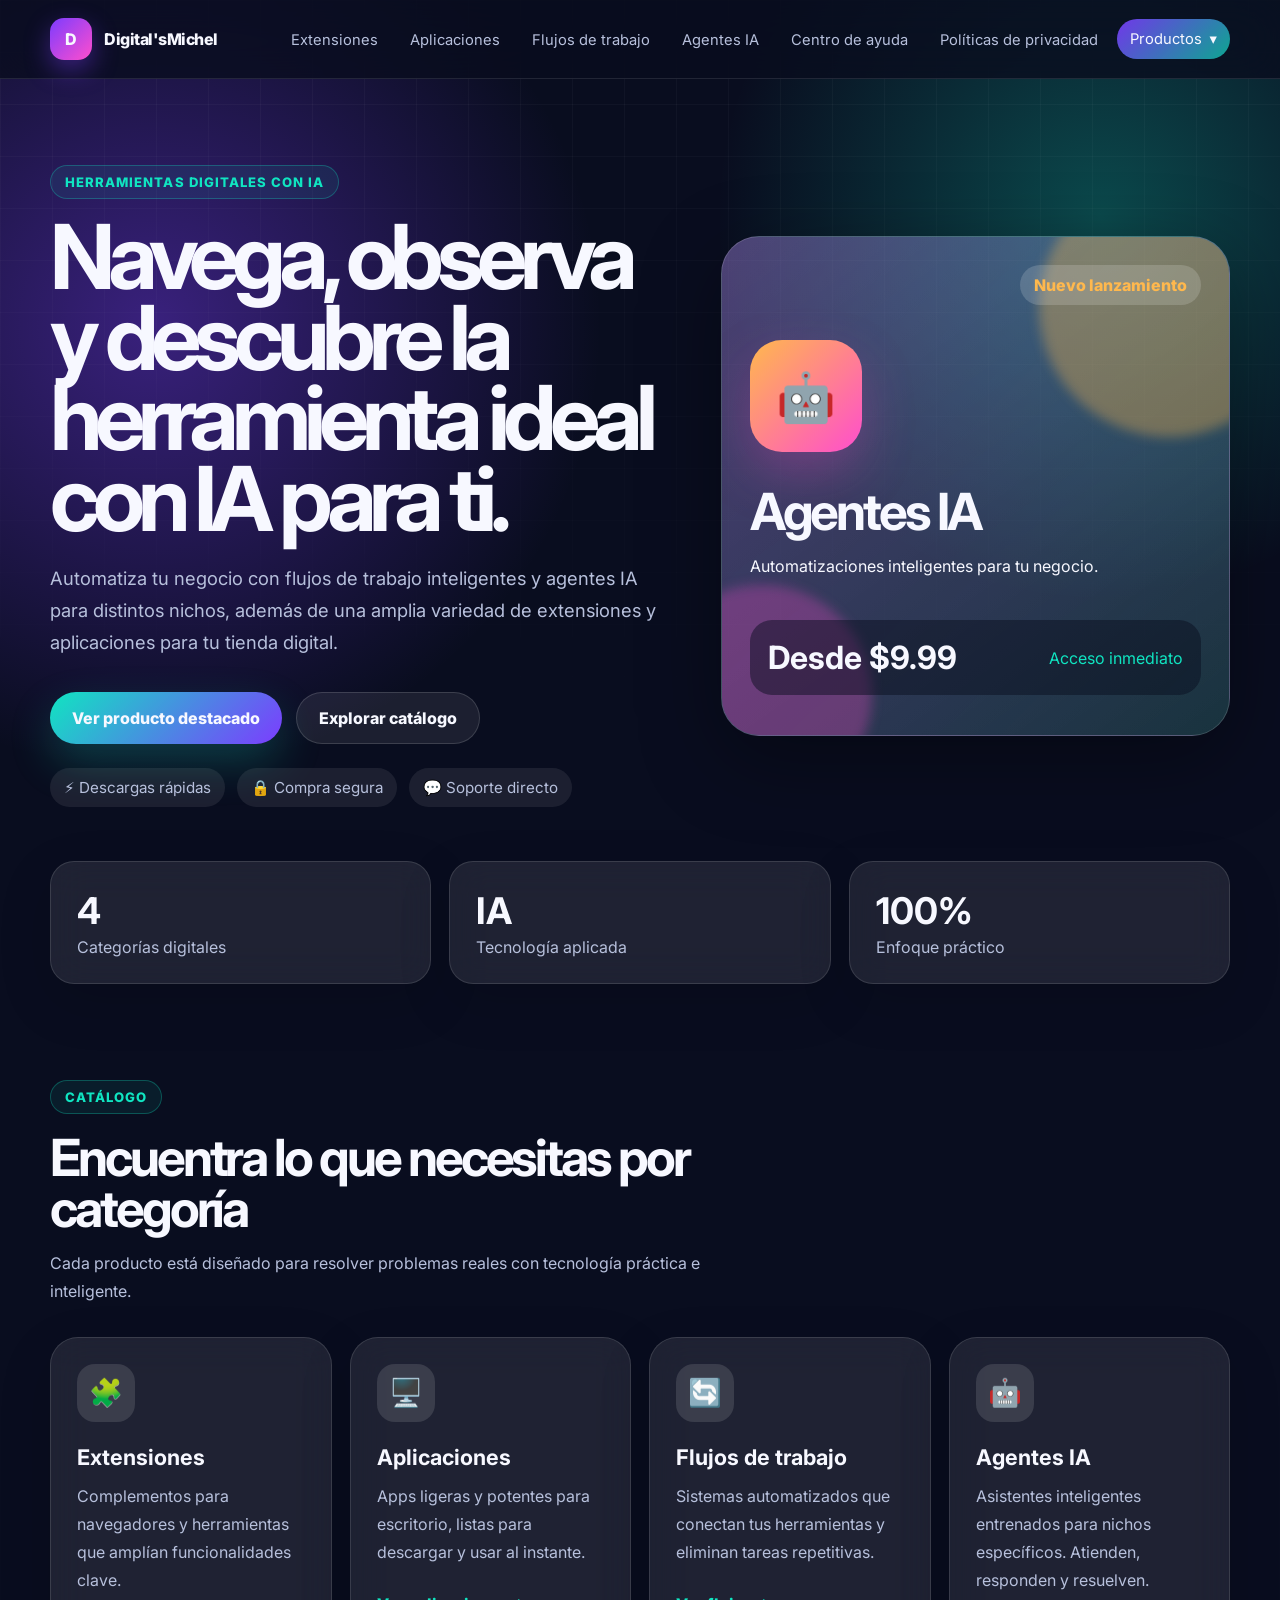
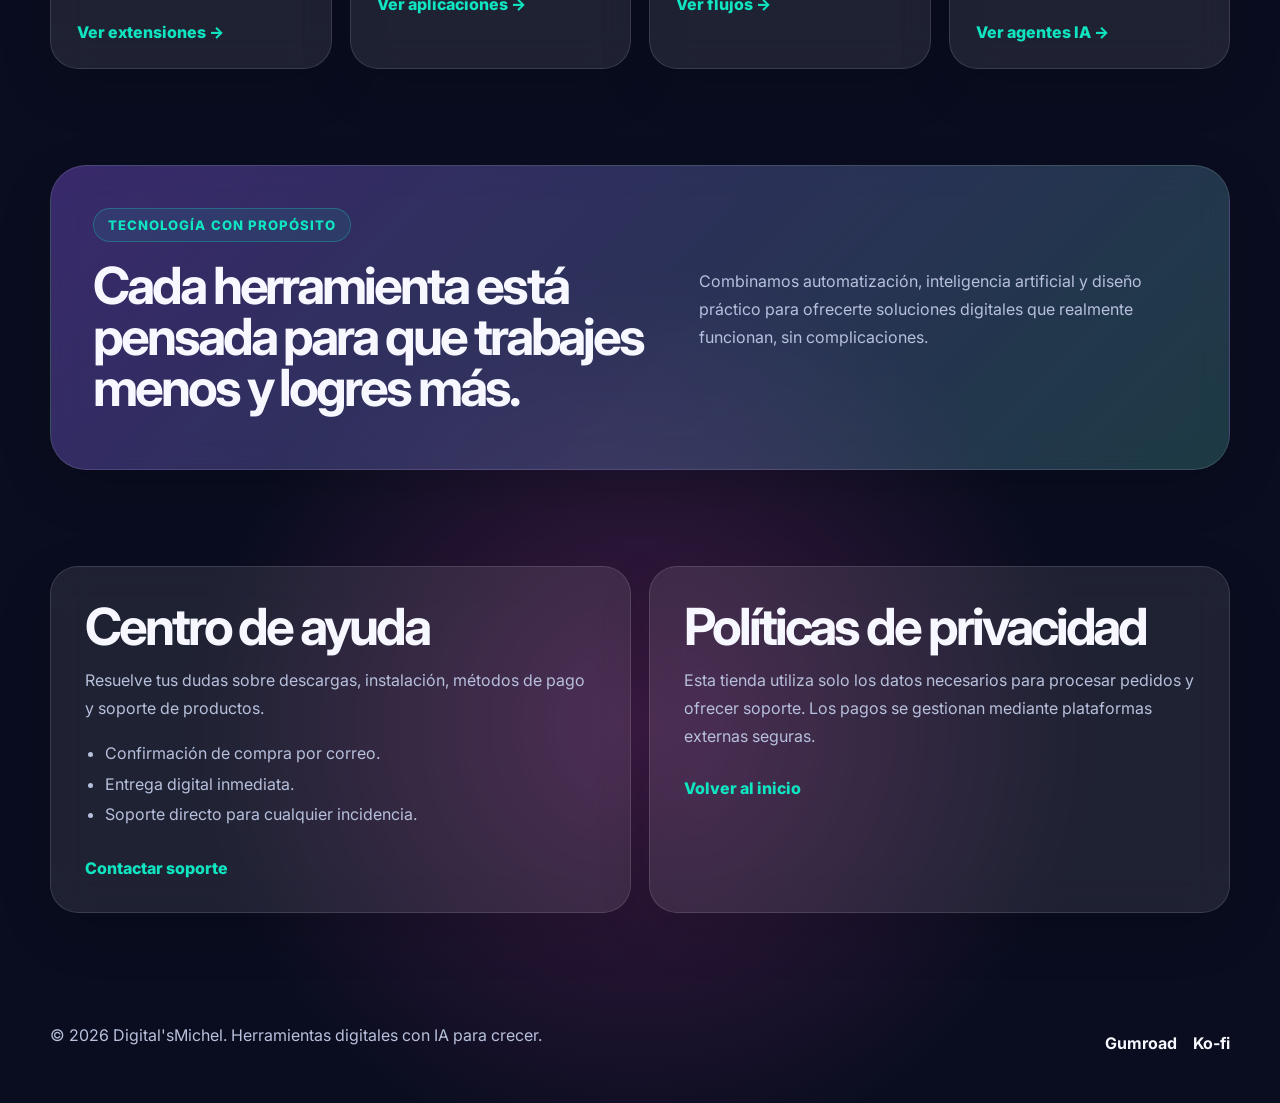
<file: index.html>
<!DOCTYPE html>
<html lang="es">
<head>
  <meta charset="UTF-8" />
  <meta name="viewport" content="width=device-width, initial-scale=1.0" />
  <meta name="description" content="Digital'sMichel - Flujos de trabajo, agentes IA, extensiones y aplicaciones digitales para automatizar tu negocio." />
  <title>Digital'sMichel | Herramientas digitales con IA</title>
  <link rel="preconnect" href="https://fonts.googleapis.com">
  <link rel="preconnect" href="https://fonts.gstatic.com" crossorigin>
  <link href="https://fonts.googleapis.com/css2?family=Inter:wght@400;500;600;700;800&display=swap" rel="stylesheet">
  <link rel="stylesheet" href="styles.css" />
</head>
<body>
  <header class="site-header">
    <nav class="navbar" aria-label="Navegación principal">
      <a class="brand" href="index.html" aria-label="Digital'sMichel">
        <span class="brand-mark">D</span>
        <span>Digital'sMichel</span>
      </a>

      <input class="nav-toggle" type="checkbox" id="nav-toggle" aria-label="Abrir menú" />
      <label class="nav-toggle-label" for="nav-toggle"><span></span></label>

      <ul class="nav-menu">
        <li><a href="extensiones.html">Extensiones</a></li>
        <li><a href="aplicaciones.html">Aplicaciones</a></li>
        <li><a href="flujos.html">Flujos de trabajo</a></li>
        <li><a href="agentes.html">Agentes IA</a></li>
        <li><a href="#ayuda">Centro de ayuda</a></li>
        <li><a href="#privacidad">Políticas de privacidad</a></li>
        <li class="dropdown">
          <button class="dropdown-button" aria-expanded="false" aria-controls="store-links">
            Productos
            <span aria-hidden="true">▾</span>
          </button>
          <ul class="dropdown-menu" id="store-links">
            <li><a href="extensiones.html">Extensiones</a></li>
            <li><a href="aplicaciones.html">Aplicaciones</a></li>
            <li><a href="flujos.html">Flujos de trabajo</a></li>
            <li><a href="agentes.html">Agentes IA</a></li>
          </ul>
        </li>
      </ul>
    </nav>
  </header>

  <main id="inicio">
    <section class="hero section-shell">
      <div class="hero-copy">
        <span class="eyebrow">Herramientas digitales con IA</span>
        <h1>Navega, observa y descubre la herramienta ideal con IA para ti.</h1>
        <p>
          Automatiza tu negocio con flujos de trabajo inteligentes y agentes IA para distintos nichos, además de una amplia variedad de extensiones y aplicaciones para tu tienda digital.
        </p>
        <div class="hero-actions">
          <a class="button primary" href="https://michely1.gumroad.com/l/cdyezu" target="_blank" rel="noopener noreferrer">Ver producto destacado</a>
          <a class="button secondary" href="#catalogo">Explorar catálogo</a>
        </div>
        <div class="trust-row" aria-label="Beneficios principales">
          <span>⚡ Descargas rápidas</span>
          <span>🔒 Compra segura</span>
          <span>💬 Soporte directo</span>
        </div>
      </div>
      <div class="hero-card" aria-label="Vista previa de tienda digital">
        <div class="floating-badge">Nuevo lanzamiento</div>
        <div class="product-preview">
          <div class="preview-icon">🤖</div>
          <h2>Agentes IA</h2>
          <p>Automatizaciones inteligentes para tu negocio.</p>
          <div class="price-row">
            <strong>Desde $9.99</strong>
            <span>Acceso inmediato</span>
          </div>
        </div>
      </div>
    </section>

    <section class="stats section-shell" aria-label="Indicadores de confianza">
      <article><strong>4</strong><span>Categorías digitales</span></article>
      <article><strong>IA</strong><span>Tecnología aplicada</span></article>
      <article><strong>100%</strong><span>Enfoque práctico</span></article>
    </section>

    <section class="section-shell" id="catalogo">
      <div class="section-heading">
        <span class="eyebrow">Catálogo</span>
        <h2>Encuentra lo que necesitas por categoría</h2>
        <p>Cada producto está diseñado para resolver problemas reales con tecnología práctica e inteligente.</p>
      </div>
      <div class="product-grid">
        <article class="product-card">
          <span class="card-icon">🧩</span>
          <h3>Extensiones</h3>
          <p>Complementos para navegadores y herramientas que amplían funcionalidades clave.</p>
          <a href="extensiones.html">Ver extensiones →</a>
        </article>
        <article class="product-card">
          <span class="card-icon">🖥️</span>
          <h3>Aplicaciones</h3>
          <p>Apps ligeras y potentes para escritorio, listas para descargar y usar al instante.</p>
          <a href="aplicaciones.html">Ver aplicaciones →</a>
        </article>
        <article class="product-card">
          <span class="card-icon">🔄</span>
          <h3>Flujos de trabajo</h3>
          <p>Sistemas automatizados que conectan tus herramientas y eliminan tareas repetitivas.</p>
          <a href="flujos.html">Ver flujos →</a>
        </article>
        <article class="product-card">
          <span class="card-icon">🤖</span>
          <h3>Agentes IA</h3>
          <p>Asistentes inteligentes entrenados para nichos específicos. Atienden, responden y resuelven.</p>
          <a href="agentes.html">Ver agentes IA →</a>
        </article>
      </div>
    </section>

    <section class="feature-band section-shell">
      <div>
        <span class="eyebrow">Tecnología con propósito</span>
        <h2>Cada herramienta está pensada para que trabajes menos y logres más.</h2>
      </div>
      <p>
        Combinamos automatización, inteligencia artificial y diseño práctico para ofrecerte soluciones digitales que realmente funcionan, sin complicaciones.
      </p>
    </section>

    <section class="support-grid section-shell">
      <article class="info-panel" id="ayuda">
        <h2>Centro de ayuda</h2>
        <p>Resuelve tus dudas sobre descargas, instalación, métodos de pago y soporte de productos.</p>
        <ul>
          <li>Confirmación de compra por correo.</li>
          <li>Entrega digital inmediata.</li>
          <li>Soporte directo para cualquier incidencia.</li>
        </ul>
        <a class="text-link" href="mailto:soporte@digitalsmichel.com">Contactar soporte</a>
      </article>
      <article class="info-panel" id="privacidad">
        <h2>Políticas de privacidad</h2>
        <p>
          Esta tienda utiliza solo los datos necesarios para procesar pedidos y ofrecer soporte. Los pagos se gestionan mediante plataformas externas seguras.
        </p>
        <a class="text-link" href="#inicio">Volver al inicio</a>
      </article>
    </section>
  </main>

  <footer class="site-footer">
    <p>© 2026 Digital'sMichel. Herramientas digitales con IA para crecer.</p>
    <div>
      <a href="https://michely1.gumroad.com/l/cdyezu" target="_blank" rel="noopener noreferrer">Gumroad</a>
      <a href="https://ko-fi.com/michelcabrera" target="_blank" rel="noopener noreferrer">Ko-fi</a>
    </div>
  </footer>

  <script src="script.js"></script>
</body>
</html>
</file>
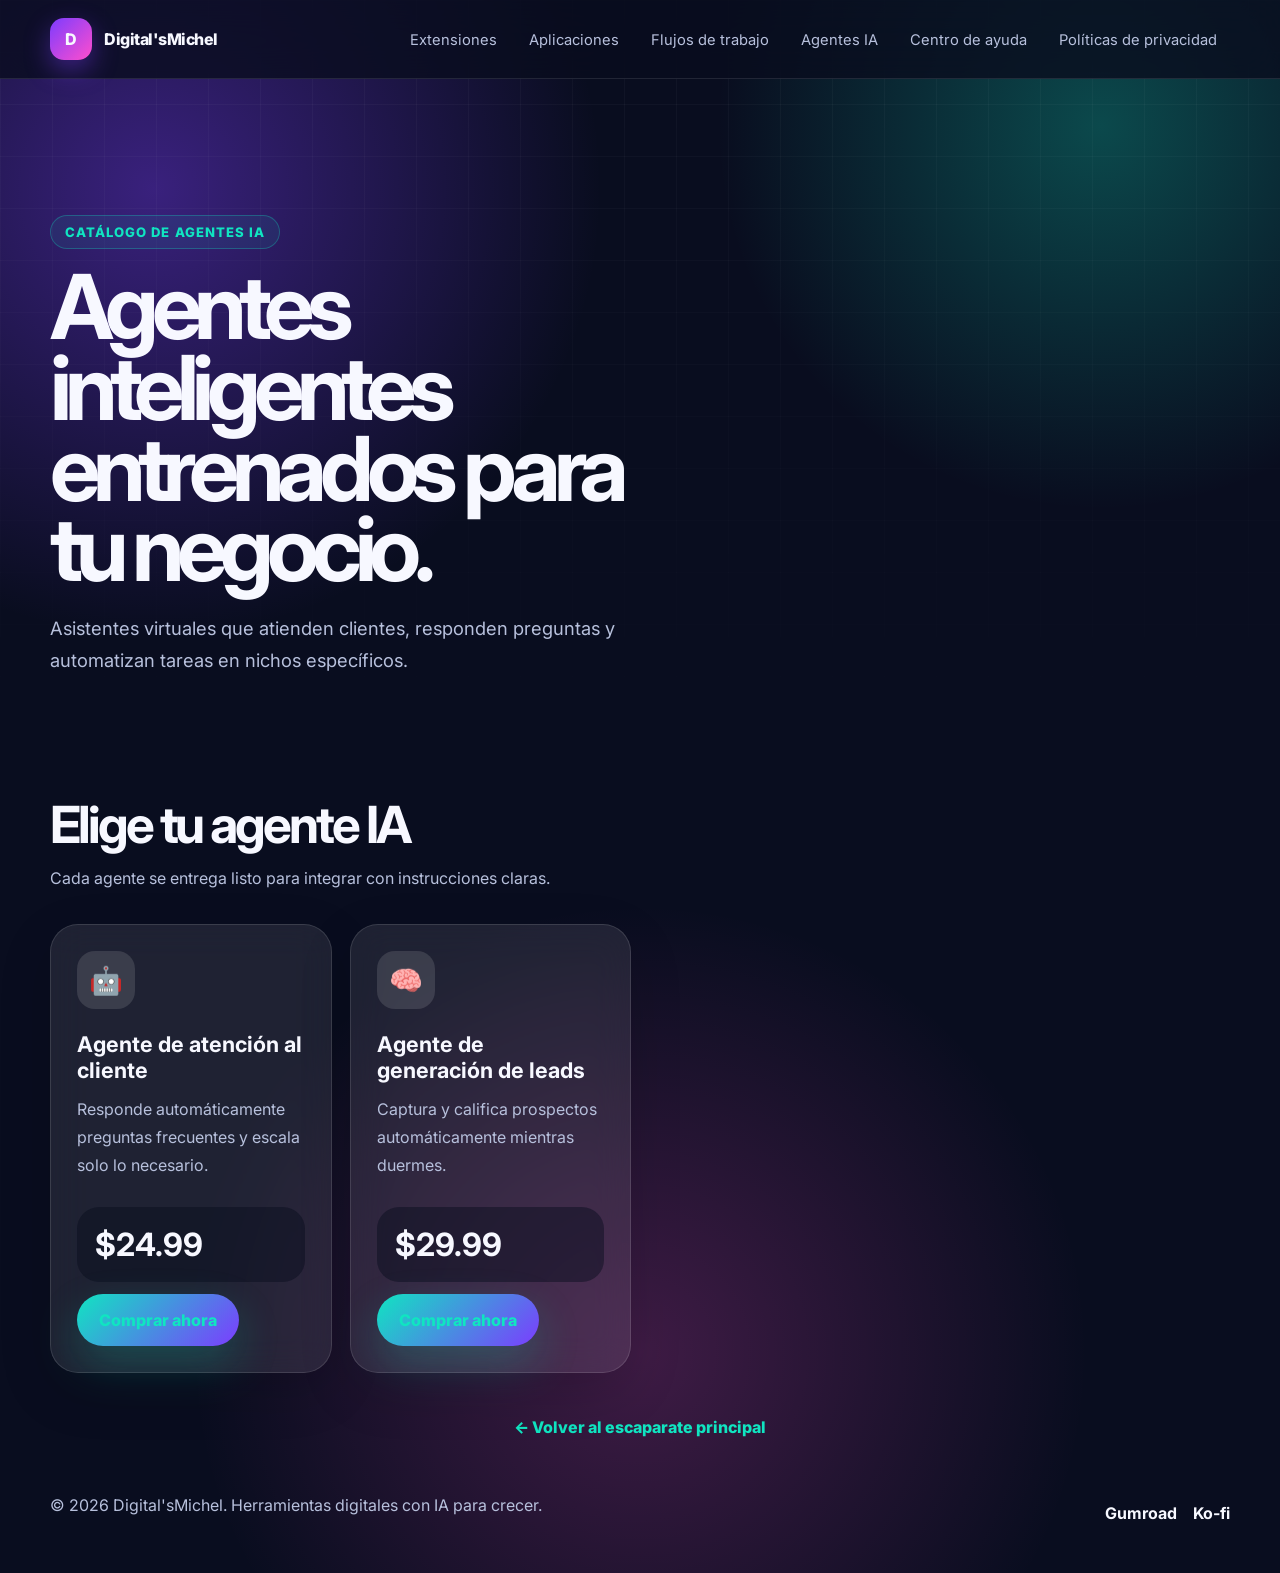
<file: agentes.html>
<!DOCTYPE html>
<html lang="es">
<head>
  <meta charset="UTF-8" />
  <meta name="viewport" content="width=device-width, initial-scale=1.0" />
  <meta name="description" content="Agentes IA para nichos específicos | Digital'sMichel" />
  <title>Agentes IA | Digital'sMichel</title>
  <link rel="preconnect" href="https://fonts.googleapis.com">
  <link rel="preconnect" href="https://fonts.gstatic.com" crossorigin>
  <link href="https://fonts.googleapis.com/css2?family=Inter:wght@400;500;600;700;800&display=swap" rel="stylesheet">
  <link rel="stylesheet" href="styles.css" />
</head>
<body>
  <header class="site-header">
    <nav class="navbar" aria-label="Navegación principal">
      <a class="brand" href="index.html" aria-label="Digital'sMichel">
        <span class="brand-mark">D</span>
        <span>Digital'sMichel</span>
      </a>

      <input class="nav-toggle" type="checkbox" id="nav-toggle" aria-label="Abrir menú" />
      <label class="nav-toggle-label" for="nav-toggle"><span></span></label>

      <ul class="nav-menu">
        <li><a href="extensiones.html">Extensiones</a></li>
        <li><a href="aplicaciones.html">Aplicaciones</a></li>
        <li><a href="flujos.html">Flujos de trabajo</a></li>
        <li><a href="agentes.html">Agentes IA</a></li>
        <li><a href="index.html#ayuda">Centro de ayuda</a></li>
        <li><a href="index.html#privacidad">Políticas de privacidad</a></li>
      </ul>
    </nav>
  </header>

  <main>
    <section class="hero section-shell">
      <div class="hero-copy">
        <span class="eyebrow">Catálogo de agentes IA</span>
        <h1>Agentes inteligentes entrenados para tu negocio.</h1>
        <p>Asistentes virtuales que atienden clientes, responden preguntas y automatizan tareas en nichos específicos.</p>
      </div>
    </section>

    <section class="section-shell">
      <div class="section-heading">
        <h2>Elige tu agente IA</h2>
        <p>Cada agente se entrega listo para integrar con instrucciones claras.</p>
      </div>
      <div class="product-grid">
        <!-- PRODUCTO DE EJEMPLO 1 -->
        <article class="product-card">
          <span class="card-icon">🤖</span>
          <h3>Agente de atención al cliente</h3>
          <p>Responde automáticamente preguntas frecuentes y escala solo lo necesario.</p>
          <div class="price-row">
            <strong>$24.99</strong>
          </div>
          <a href="ENLACE_DE_COMPRA" target="_blank" rel="noopener noreferrer" class="button primary">Comprar ahora</a>
        </article>
        <!-- PRODUCTO DE EJEMPLO 2 -->
        <article class="product-card">
          <span class="card-icon">🧠</span>
          <h3>Agente de generación de leads</h3>
          <p>Captura y califica prospectos automáticamente mientras duermes.</p>
          <div class="price-row">
            <strong>$29.99</strong>
          </div>
          <a href="ENLACE_DE_COMPRA" target="_blank" rel="noopener noreferrer" class="button primary">Comprar ahora</a>
        </article>
      </div>
    </section>

    <div style="text-align: center; margin: 2rem 0;">
      <a href="index.html" class="text-link">← Volver al escaparate principal</a>
    </div>
  </main>

  <footer class="site-footer">
    <p>© 2026 Digital'sMichel. Herramientas digitales con IA para crecer.</p>
    <div>
      <a href="https://michely1.gumroad.com/l/cdyezu" target="_blank" rel="noopener noreferrer">Gumroad</a>
      <a href="https://ko-fi.com/michelcabrera" target="_blank" rel="noopener noreferrer">Ko-fi</a>
    </div>
  </footer>

  <script src="script.js"></script>
</body>
</html>
</file>
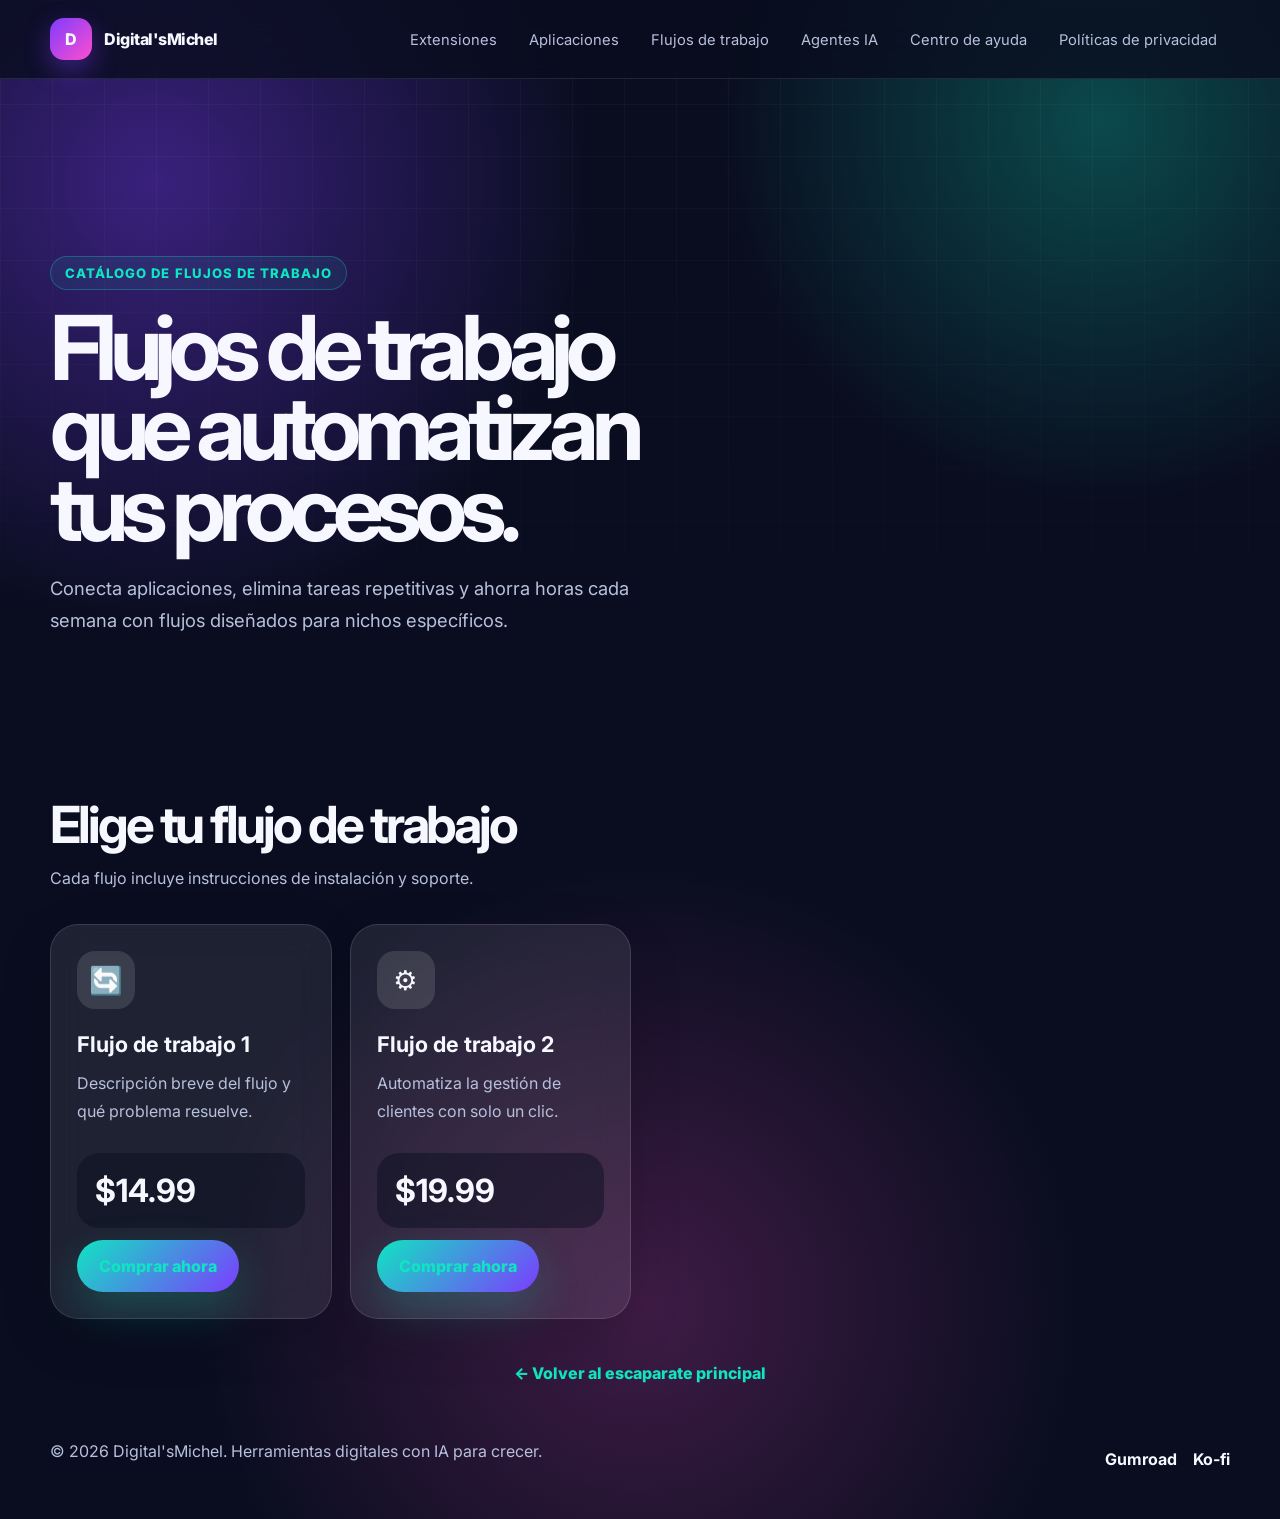
<file: flujos.html>
<!DOCTYPE html>
<html lang="es">
<head>
  <meta charset="UTF-8" />
  <meta name="viewport" content="width=device-width, initial-scale=1.0" />
  <meta name="description" content="Flujos de trabajo automatizados | Digital'sMichel" />
  <title>Flujos de trabajo | Digital'sMichel</title>
  <link rel="preconnect" href="https://fonts.googleapis.com">
  <link rel="preconnect" href="https://fonts.gstatic.com" crossorigin>
  <link href="https://fonts.googleapis.com/css2?family=Inter:wght@400;500;600;700;800&display=swap" rel="stylesheet">
  <link rel="stylesheet" href="styles.css" />
</head>
<body>
  <header class="site-header">
    <nav class="navbar" aria-label="Navegación principal">
      <a class="brand" href="index.html" aria-label="Digital'sMichel">
        <span class="brand-mark">D</span>
        <span>Digital'sMichel</span>
      </a>

      <input class="nav-toggle" type="checkbox" id="nav-toggle" aria-label="Abrir menú" />
      <label class="nav-toggle-label" for="nav-toggle"><span></span></label>

      <ul class="nav-menu">
        <li><a href="extensiones.html">Extensiones</a></li>
        <li><a href="aplicaciones.html">Aplicaciones</a></li>
        <li><a href="flujos.html">Flujos de trabajo</a></li>
        <li><a href="agentes.html">Agentes IA</a></li>
        <li><a href="index.html#ayuda">Centro de ayuda</a></li>
        <li><a href="index.html#privacidad">Políticas de privacidad</a></li>
      </ul>
    </nav>
  </header>

  <main>
    <section class="hero section-shell">
      <div class="hero-copy">
        <span class="eyebrow">Catálogo de flujos de trabajo</span>
        <h1>Flujos de trabajo que automatizan tus procesos.</h1>
        <p>Conecta aplicaciones, elimina tareas repetitivas y ahorra horas cada semana con flujos diseñados para nichos específicos.</p>
      </div>
    </section>

    <section class="section-shell">
      <div class="section-heading">
        <h2>Elige tu flujo de trabajo</h2>
        <p>Cada flujo incluye instrucciones de instalación y soporte.</p>
      </div>
      <div class="product-grid">
        <!-- PRODUCTO DE EJEMPLO 1 -->
        <article class="product-card">
          <span class="card-icon">🔄</span>
          <h3>Flujo de trabajo 1</h3>
          <p>Descripción breve del flujo y qué problema resuelve.</p>
          <div class="price-row">
            <strong>$14.99</strong>
          </div>
          <a href="ENLACE_DE_COMPRA" target="_blank" rel="noopener noreferrer" class="button primary">Comprar ahora</a>
        </article>
        <!-- PRODUCTO DE EJEMPLO 2 -->
        <article class="product-card">
          <span class="card-icon">⚙️</span>
          <h3>Flujo de trabajo 2</h3>
          <p>Automatiza la gestión de clientes con solo un clic.</p>
          <div class="price-row">
            <strong>$19.99</strong>
          </div>
          <a href="ENLACE_DE_COMPRA" target="_blank" rel="noopener noreferrer" class="button primary">Comprar ahora</a>
        </article>
      </div>
    </section>

    <div style="text-align: center; margin: 2rem 0;">
      <a href="index.html" class="text-link">← Volver al escaparate principal</a>
    </div>
  </main>

  <footer class="site-footer">
    <p>© 2026 Digital'sMichel. Herramientas digitales con IA para crecer.</p>
    <div>
      <a href="https://michely1.gumroad.com/l/cdyezu" target="_blank" rel="noopener noreferrer">Gumroad</a>
      <a href="https://ko-fi.com/michelcabrera" target="_blank" rel="noopener noreferrer">Ko-fi</a>
    </div>
  </footer>

  <script src="script.js"></script>
</body>
</html>
</file>
<file: styles.css>
:root {
  --bg: #090d1f;
  --bg-soft: #111733;
  --surface: rgba(255, 255, 255, 0.09);
  --surface-strong: rgba(255, 255, 255, 0.16);
  --text: #f7f8ff;
  --muted: #b7c0dc;
  --primary: #7c3cff;
  --secondary: #10e5c1;
  --accent: #ffb84d;
  --danger-pink: #ff4ecd;
  --shadow: 0 24px 80px rgba(0, 0, 0, 0.35);
  --radius: 28px;
}

* {
  box-sizing: border-box;
}

html {
  scroll-behavior: smooth;
}

body {
  margin: 0;
  min-height: 100vh;
  font-family: "Inter", system-ui, -apple-system, BlinkMacSystemFont, "Segoe UI", sans-serif;
  color: var(--text);
  background:
    radial-gradient(circle at 12% 12%, rgba(124, 60, 255, 0.42), transparent 28rem),
    radial-gradient(circle at 86% 8%, rgba(16, 229, 193, 0.28), transparent 24rem),
    radial-gradient(circle at 50% 86%, rgba(255, 78, 205, 0.22), transparent 28rem),
    var(--bg);
}

body::before {
  position: fixed;
  inset: 0;
  z-index: -1;
  pointer-events: none;
  content: "";
  background-image: linear-gradient(rgba(255, 255, 255, 0.035) 1px, transparent 1px), linear-gradient(90deg, rgba(255, 255, 255, 0.035) 1px, transparent 1px);
  background-size: 52px 52px;
  mask-image: linear-gradient(to bottom, black, transparent 85%);
}

a {
  color: inherit;
  text-decoration: none;
}

.site-header {
  position: sticky;
  top: 0;
  z-index: 10;
  border-bottom: 1px solid rgba(255, 255, 255, 0.1);
  background: rgba(9, 13, 31, 0.8);
  backdrop-filter: blur(22px);
}

.navbar {
  display: flex;
  align-items: center;
  justify-content: space-between;
  width: min(1180px, calc(100% - 32px));
  margin: 0 auto;
  padding: 18px 0;
}

.brand,
.nav-menu,
.hero-actions,
.trust-row,
.price-row,
.site-footer,
.site-footer div {
  display: flex;
  align-items: center;
}

.brand {
  gap: 12px;
  font-weight: 800;
  letter-spacing: -0.03em;
}

.brand-mark {
  display: grid;
  width: 42px;
  height: 42px;
  place-items: center;
  border-radius: 14px;
  background: linear-gradient(135deg, var(--primary), var(--danger-pink));
  box-shadow: 0 10px 26px rgba(124, 60, 255, 0.42);
}

.nav-menu {
  gap: 6px;
  padding: 0;
  margin: 0;
  list-style: none;
}

.nav-menu a,
.dropdown-button {
  padding: 11px 13px;
  border: 0;
  border-radius: 999px;
  color: var(--muted);
  background: transparent;
  font: inherit;
  font-size: 0.92rem;
  cursor: pointer;
  transition: 180ms ease;
}

.nav-menu a:hover,
.dropdown-button:hover,
.nav-menu a:focus-visible,
.dropdown-button:focus-visible {
  color: var(--text);
  background: rgba(255, 255, 255, 0.12);
  outline: none;
}

.dropdown {
  position: relative;
}

.dropdown-button {
  display: flex;
  gap: 8px;
  align-items: center;
  color: var(--text);
  background: linear-gradient(135deg, rgba(124, 60, 255, 0.9), rgba(16, 229, 193, 0.7));
}

.dropdown-menu {
  position: absolute;
  top: calc(100% + 12px);
  right: 0;
  min-width: 230px;
  padding: 10px;
  margin: 0;
  visibility: hidden;
  list-style: none;
  background: rgba(17, 23, 51, 0.96);
  border: 1px solid rgba(255, 255, 255, 0.12);
  border-radius: 18px;
  box-shadow: var(--shadow);
  opacity: 0;
  transform: translateY(-8px);
  transition: 180ms ease;
}

.dropdown.open .dropdown-menu,
.dropdown:focus-within .dropdown-menu {
  visibility: visible;
  opacity: 1;
  transform: translateY(0);
}

.nav-toggle,
.nav-toggle-label {
  display: none;
}

.section-shell {
  width: min(1180px, calc(100% - 32px));
  margin: 0 auto;
}

.hero {
  display: grid;
  grid-template-columns: minmax(0, 1.1fr) minmax(320px, 0.9fr);
  gap: 48px;
  align-items: center;
  min-height: 720px;
  padding: 86px 0 54px;
}

.eyebrow {
  display: inline-flex;
  width: fit-content;
  padding: 8px 14px;
  margin-bottom: 18px;
  border: 1px solid rgba(16, 229, 193, 0.28);
  border-radius: 999px;
  color: var(--secondary);
  background: rgba(16, 229, 193, 0.08);
  font-size: 0.82rem;
  font-weight: 800;
  letter-spacing: 0.08em;
  text-transform: uppercase;
}

h1,
h2,
h3,
p {
  margin-top: 0;
}

h1 {
  max-width: 760px;
  margin-bottom: 22px;
  font-size: clamp(3rem, 7vw, 6.4rem);
  line-height: 0.9;
  letter-spacing: -0.08em;
}

.hero-copy p,
.section-heading p,
.feature-band p,
.info-panel p,
.product-card p {
  color: var(--muted);
  line-height: 1.75;
}

.hero-copy > p {
  max-width: 710px;
  font-size: 1.15rem;
}

.hero-actions {
  flex-wrap: wrap;
  gap: 14px;
  margin: 34px 0 24px;
}

.button {
  display: inline-flex;
  align-items: center;
  justify-content: center;
  min-height: 52px;
  padding: 0 22px;
  border-radius: 999px;
  font-weight: 800;
}

.button.primary {
  background: linear-gradient(135deg, var(--secondary), var(--primary));
  box-shadow: 0 18px 44px rgba(16, 229, 193, 0.22);
}

.button.secondary {
  border: 1px solid rgba(255, 255, 255, 0.14);
  background: rgba(255, 255, 255, 0.08);
}

.trust-row {
  flex-wrap: wrap;
  gap: 12px;
  color: var(--muted);
  font-size: 0.95rem;
}

.trust-row span {
  padding: 10px 14px;
  border-radius: 999px;
  background: rgba(255, 255, 255, 0.08);
}

.hero-card {
  position: relative;
  min-height: 500px;
  padding: 28px;
  overflow: hidden;
  border: 1px solid rgba(255, 255, 255, 0.16);
  border-radius: 38px;
  background:
    linear-gradient(145deg, rgba(255, 255, 255, 0.18), rgba(255, 255, 255, 0.06)),
    linear-gradient(135deg, rgba(124, 60, 255, 0.25), rgba(16, 229, 193, 0.12));
  box-shadow: var(--shadow);
}

.hero-card::before,
.hero-card::after {
  position: absolute;
  content: "";
  border-radius: 999px;
  filter: blur(6px);
}

.hero-card::before {
  width: 260px;
  height: 260px;
  right: -70px;
  top: -60px;
  background: rgba(255, 184, 77, 0.34);
}

.hero-card::after {
  width: 220px;
  height: 220px;
  left: -70px;
  bottom: -70px;
  background: rgba(255, 78, 205, 0.28);
}

.floating-badge,
.product-preview {
  position: relative;
  z-index: 1;
}

.floating-badge {
  width: fit-content;
  padding: 10px 14px;
  margin-left: auto;
  border-radius: 999px;
  background: rgba(255, 255, 255, 0.16);
  color: var(--accent);
  font-weight: 800;
}

.product-preview {
  display: flex;
  flex-direction: column;
  justify-content: flex-end;
  height: 100%;
  min-height: 390px;
}

.preview-icon {
  display: grid;
  width: 112px;
  height: 112px;
  margin-bottom: 28px;
  place-items: center;
  border-radius: 32px;
  background: linear-gradient(135deg, var(--accent), var(--danger-pink));
  font-size: 3rem;
  box-shadow: 0 22px 52px rgba(255, 78, 205, 0.25);
}

.product-preview h2 {
  max-width: 360px;
  margin-bottom: 14px;
  font-size: clamp(2rem, 4vw, 3.2rem);
  letter-spacing: -0.06em;
}

.price-row {
  justify-content: space-between;
  gap: 16px;
  padding: 18px;
  margin-top: 28px;
  border-radius: 22px;
  background: rgba(9, 13, 31, 0.48);
}

.price-row strong {
  font-size: 2rem;
}

.price-row span {
  color: var(--secondary);
}

.stats,
.product-grid,
.support-grid {
  display: grid;
  gap: 18px;
}

.stats {
  grid-template-columns: repeat(3, 1fr);
  margin-bottom: 96px;
}

.stats article,
.product-card,
.info-panel,
.feature-band {
  border: 1px solid rgba(255, 255, 255, 0.12);
  background: var(--surface);
  box-shadow: 0 18px 54px rgba(0, 0, 0, 0.14);
  backdrop-filter: blur(18px);
}

.stats article {
  padding: 26px;
  border-radius: 24px;
}

.stats strong {
  display: block;
  margin-bottom: 4px;
  font-size: 2.3rem;
}

.stats span {
  color: var(--muted);
}

.section-heading {
  max-width: 680px;
  margin-bottom: 32px;
}

.section-heading h2,
.feature-band h2,
.info-panel h2 {
  margin-bottom: 14px;
  font-size: clamp(2rem, 4vw, 3.6rem);
  line-height: 1;
  letter-spacing: -0.06em;
}

.product-grid {
  grid-template-columns: repeat(4, 1fr);
}

.product-card {
  min-height: 320px;
  padding: 26px;
  border-radius: var(--radius);
  transition: 200ms ease;
}

.product-card:hover {
  border-color: rgba(16, 229, 193, 0.45);
  background: var(--surface-strong);
  transform: translateY(-6px);
}

.card-icon {
  display: grid;
  width: 58px;
  height: 58px;
  margin-bottom: 22px;
  place-items: center;
  border-radius: 18px;
  background: rgba(255, 255, 255, 0.12);
  font-size: 1.7rem;
}

.product-card h3 {
  margin-bottom: 12px;
  font-size: 1.35rem;
}

.product-card a,
.text-link {
  display: inline-flex;
  margin-top: 12px;
  color: var(--secondary);
  font-weight: 800;
}

.feature-band {
  display: grid;
  grid-template-columns: 1fr 0.85fr;
  gap: 32px;
  align-items: center;
  padding: 42px;
  margin-top: 96px;
  border-radius: 36px;
  background:
    linear-gradient(135deg, rgba(124, 60, 255, 0.28), rgba(16, 229, 193, 0.12)),
    var(--surface);
}

.support-grid {
  grid-template-columns: 1fr 1fr;
  margin-top: 96px;
  margin-bottom: 86px;
}

.info-panel {
  padding: 34px;
  border-radius: var(--radius);
}

.info-panel ul {
  padding-left: 20px;
  color: var(--muted);
  line-height: 1.9;
}

.site-footer {
  justify-content: space-between;
  gap: 18px;
  width: min(1180px, calc(100% - 32px));
  padding: 26px 0 42px;
  margin: 0 auto;
  color: var(--muted);
}

.site-footer div {
  gap: 16px;
}

.site-footer a {
  color: var(--text);
  font-weight: 700;
}

@media (max-width: 980px) {
  .nav-toggle-label {
    position: relative;
    display: grid;
    width: 46px;
    height: 46px;
    place-items: center;
    border-radius: 14px;
    background: rgba(255, 255, 255, 0.1);
    cursor: pointer;
  }

  .nav-toggle-label span,
  .nav-toggle-label span::before,
  .nav-toggle-label span::after {
    display: block;
    width: 22px;
    height: 2px;
    background: var(--text);
    border-radius: 999px;
    content: "";
  }

  .nav-toggle-label span::before {
    transform: translateY(-7px);
  }

  .nav-toggle-label span::after {
    transform: translateY(5px);
  }

  .nav-menu {
    position: absolute;
    top: 78px;
    left: 16px;
    right: 16px;
    display: none;
    flex-direction: column;
    align-items: stretch;
    padding: 16px;
    border: 1px solid rgba(255, 255, 255, 0.12);
    border-radius: 24px;
    background: rgba(9, 13, 31, 0.96);
    box-shadow: var(--shadow);
  }

  .nav-toggle:checked ~ .nav-menu {
    display: flex;
  }

  .nav-menu a,
  .dropdown-button {
    width: 100%;
    justify-content: space-between;
  }

  .dropdown-menu {
    position: static;
    display: none;
    margin-top: 10px;
    visibility: visible;
    opacity: 1;
    transform: none;
  }

  .dropdown.open .dropdown-menu,
  .dropdown:focus-within .dropdown-menu {
    display: block;
  }

  .hero,
  .feature-band,
  .support-grid {
    grid-template-columns: 1fr;
  }

  .product-grid {
    grid-template-columns: repeat(2, 1fr);
  }
}

@media (max-width: 680px) {
  .hero {
    min-height: auto;
    padding-top: 52px;
  }

  h1 {
    font-size: clamp(2.7rem, 16vw, 4.2rem);
  }

  .stats,
  .product-grid {
    grid-template-columns: 1fr;
  }

  .hero-card {
    min-height: 420px;
  }

  .feature-band,
  .info-panel {
    padding: 26px;
  }

  .site-footer {
    flex-direction: column;
    align-items: flex-start;
  }
}
</file>
